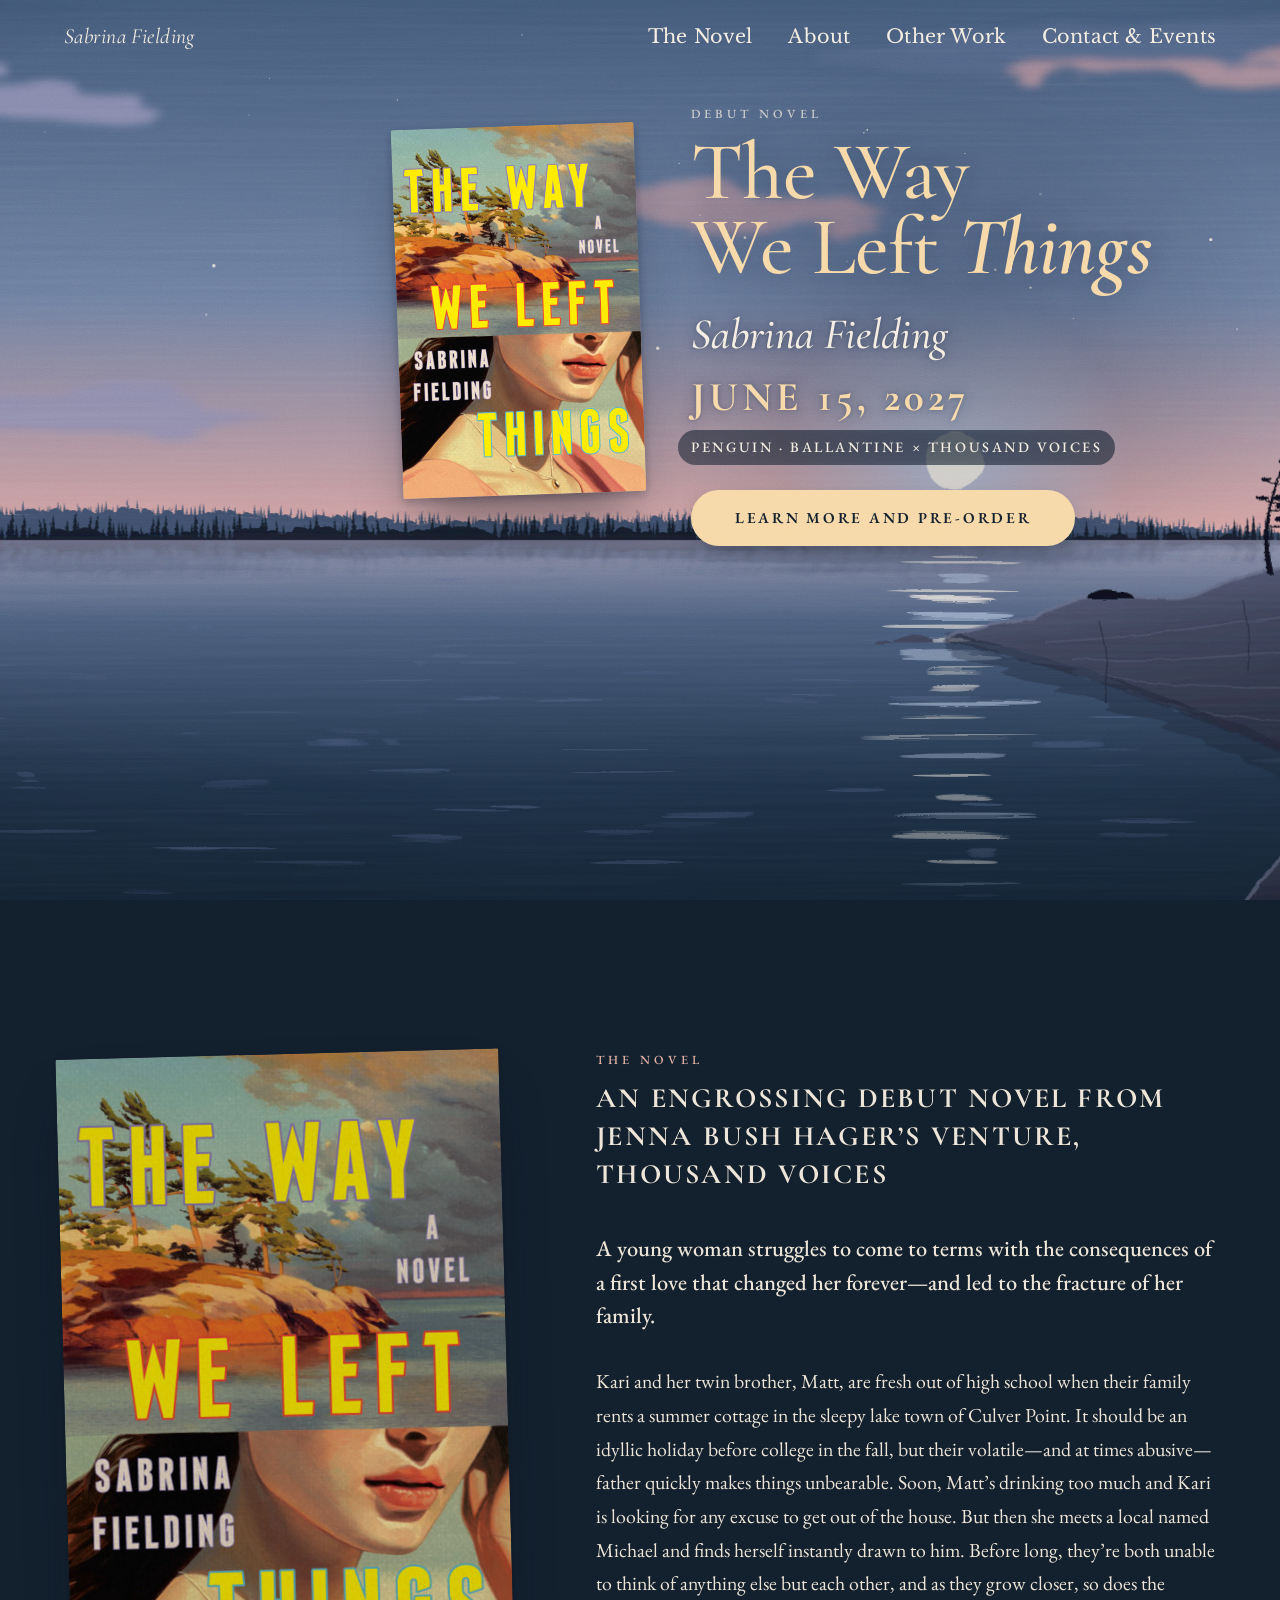
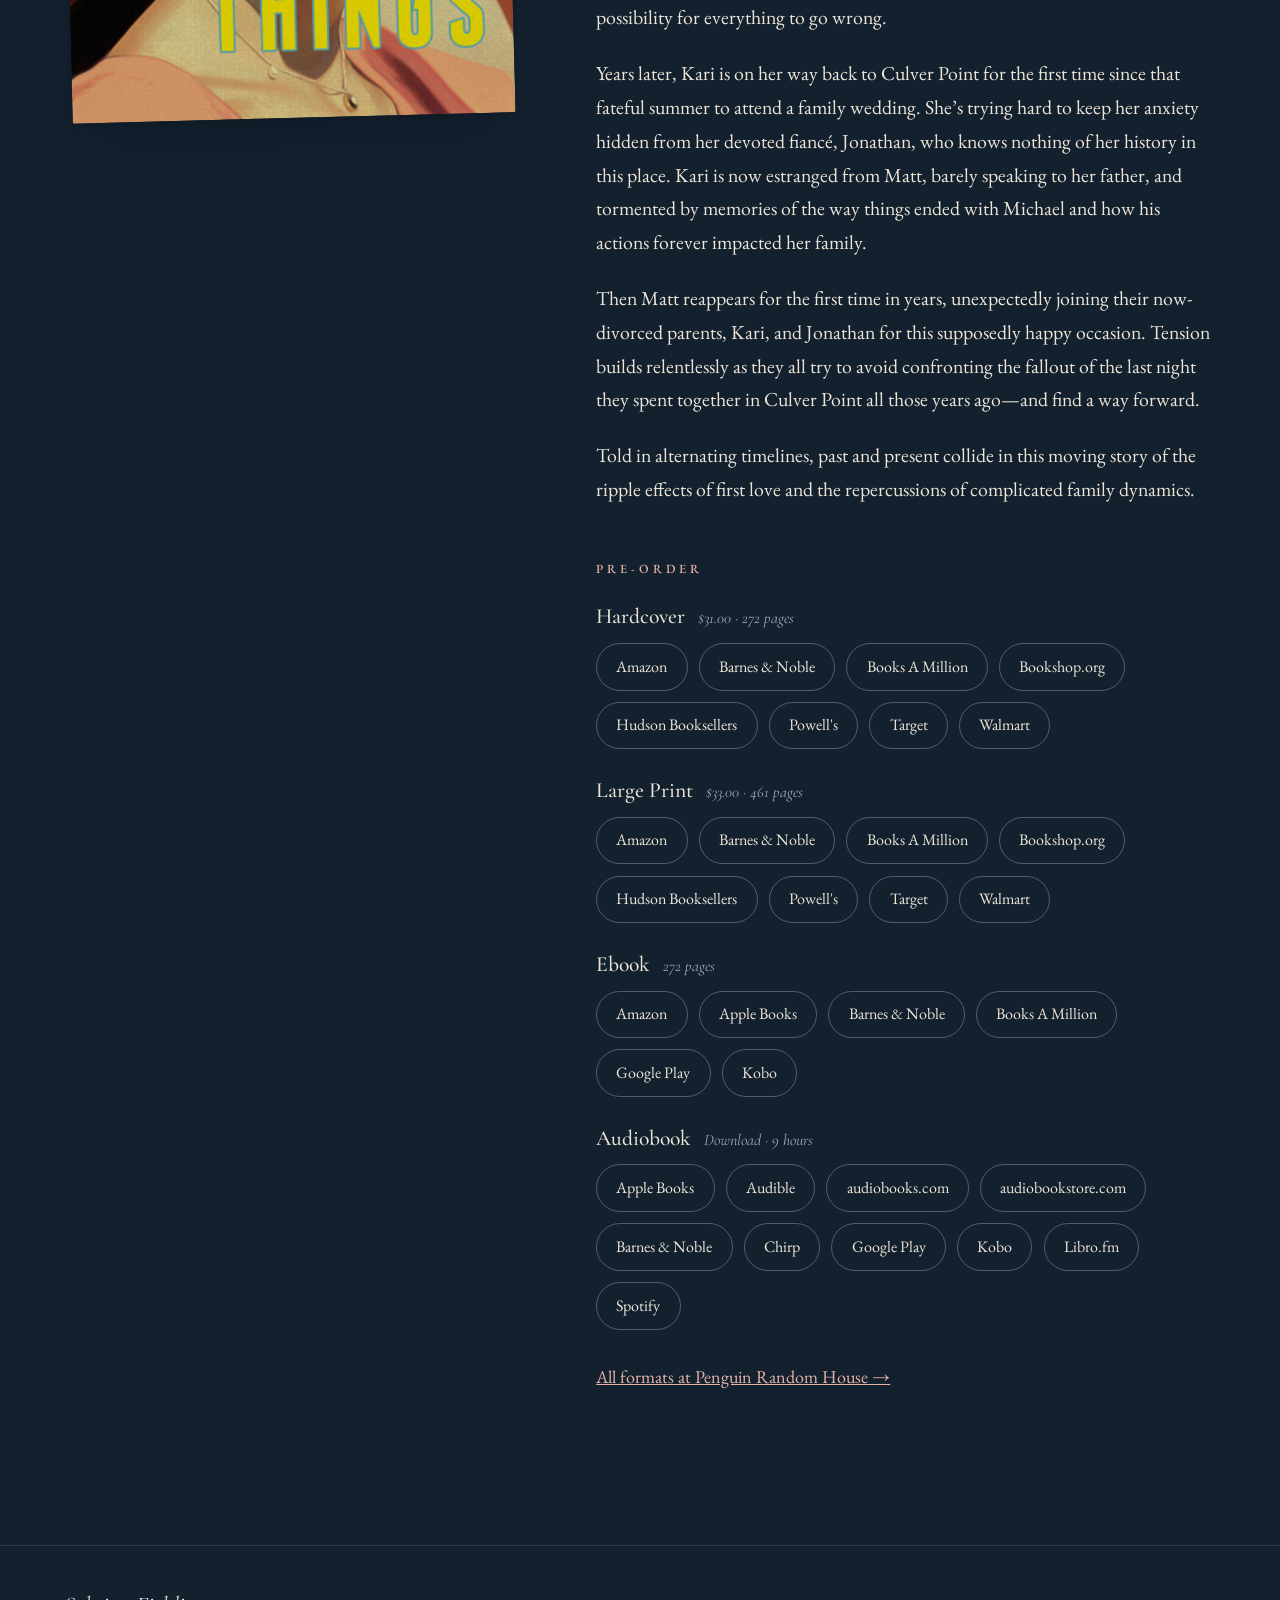
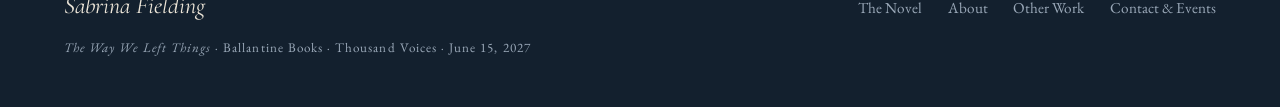
<file: index.html>
<!doctype html>
<html lang="en">
<head>
  <meta charset="utf-8">
  <meta name="viewport" content="width=device-width, initial-scale=1, viewport-fit=cover">
  <title>Sabrina Fielding — The Way We Left Things</title>
  <meta name="description" content="The Way We Left Things, the debut novel by Sabrina Fielding. A summer at Culver Point, and the return eight years later. June 15, 2027.">
  <script>(function(){var q=new URLSearchParams(location.search).get("time"),h=new Date().getHours();document.documentElement.dataset.time=q==="day"||q==="night"?q:h>=7&&h<19?"day":"night"})()</script>
  <link rel="preconnect" href="https://fonts.googleapis.com">
  <link rel="preconnect" href="https://fonts.gstatic.com" crossorigin>
  <link href="https://fonts.googleapis.com/css2?family=Cormorant+Garamond:ital,wght@0,300;0,400;0,500;0,600;0,700;1,300;1,400;1,500;1,600&family=EB+Garamond:ital,wght@0,400;0,500;1,400&family=Libre+Baskerville:wght@400&display=swap" rel="stylesheet">
  <link rel="stylesheet" href="styles.css?v=18">
</head>
<body>

  <header class="nav">
    <a class="nav__name" href="index.html">Sabrina Fielding</a>
    <button class="nav__toggle" type="button" aria-expanded="false" aria-controls="site-menu" aria-label="Open menu">
      <span></span><span></span><span></span>
    </button>
    <nav class="nav__links" id="site-menu" aria-label="Primary">
      <a href="#novel">The Novel</a>
      <a href="about.html">About</a>
      <a href="work.html">Other Work</a>
      <a href="contact.html">Contact &amp; Events</a>
    </nav>
  </header>

  <main>
    <section class="hero" aria-labelledby="title">
      <div data-scene="hero" aria-hidden="true"></div>
      <div class="vignette" aria-hidden="true"></div>

      <a class="hero__cover" href="#novel" aria-label="About the novel">
        <img src="images/cover.jpg" alt="The Way We Left Things by Sabrina Fielding, book cover" width="461" height="700">
      </a>

      <div class="hero__text haze">
        <p class="eyebrow">Debut Novel</p>
        <h1 id="title" class="hero__title">The Way<br>We Left <em>Things</em></h1>
        <p class="hero__author">Sabrina Fielding</p>
        <p class="hero__date">June 15, 2027</p>
        <p class="hero__meta">Penguin &middot; Ballantine &times; Thousand Voices</p>
        <a class="btn btn--primary" href="#novel">Learn more and pre&#8209;order</a>
      </div>
    </section>

    <section class="novel" id="novel" aria-labelledby="novel-title">
      <figure class="cover">
        <img class="cover__art cover__img" src="images/cover.jpg" alt="The Way We Left Things by Sabrina Fielding, book cover" width="461" height="700">
      </figure>

      <div>
        <p class="eyebrow">The Novel</p>
        <h2 id="novel-title" class="novel__title novel__title--tagline">An engrossing debut novel from Jenna Bush Hager’s venture, Thousand Voices</h2>

        <div class="synopsis">
          <p class="synopsis__lead"><strong>A young woman struggles to come to terms with the consequences of a first love that changed her forever—and led to the fracture of her family.</strong></p>
          <p>
            Kari and her twin brother, Matt, are fresh out of high school when their family rents a summer
            cottage in the sleepy lake town of Culver Point. It should be an idyllic holiday before college
            in the fall, but their volatile—and at times abusive—father quickly makes things unbearable.
            Soon, Matt’s drinking too much and Kari is looking for any excuse to get out of the house. But
            then she meets a local named Michael and finds herself instantly drawn to him. Before long,
            they’re both unable to think of anything else but each other, and as they grow closer, so does
            the possibility for everything to go wrong.
          </p>
          <p>
            Years later, Kari is on her way back to Culver Point for the first time since that fateful summer
            to attend a family wedding. She’s trying hard to keep her anxiety hidden from her devoted fiancé,
            Jonathan, who knows nothing of her history in this place. Kari is now estranged from Matt, barely
            speaking to her father, and tormented by memories of the way things ended with Michael and how
            his actions forever impacted her family.
          </p>
          <p>
            Then Matt reappears for the first time in years, unexpectedly joining their now-divorced parents,
            Kari, and Jonathan for this supposedly happy occasion. Tension builds relentlessly as they all try
            to avoid confronting the fallout of the last night they spent together in Culver Point all those
            years ago—and find a way forward.
          </p>
          <p>
            Told in alternating timelines, past and present collide in this moving story of the ripple effects
            of first love and the repercussions of complicated family dynamics.
          </p>
        </div>

        <div class="preorder" id="preorder">
          <p class="eyebrow">Pre-order</p>
          <div class="preorder__format">
            <h3 class="preorder__type">Hardcover <span class="preorder__meta">$31.00 &middot; 272 pages</span></h3>
            <ul class="pill-list">
              <li><a href="https://www.amazon.com/gp/product/B0H16PSQ4Y?tag=randohouseinc7986-20" target="_blank" rel="noopener">Amazon</a></li>
              <li><a href="https://barnesandnoble.sjv.io/c/128773/1894547/22009?subId1=PRHEFFDF5A7F1&amp;u=https%3A%2F%2Fwww.barnesandnoble.com%2Fw%2F%3Fean%3D9798217301867" target="_blank" rel="noopener">Barnes &amp; Noble</a></li>
              <li><a href="https://www.tkqlhce.com/click-8373827-10747236?SID=PRHEFFDF5A7F1--9798217301867&amp;url=https://www.booksamillion.com/p/9798217301867" target="_blank" rel="noopener">Books A Million</a></li>
              <li><a href="https://bookshop.org/a/2186/9798217301867?prhc=PRHEFFDF5A7F1" target="_blank" rel="noopener">Bookshop.org</a></li>
              <li><a href="https://www.hudsonbooksellers.com/book/9798217301867?utm_source=prh&amp;utm_medium=affiliate&amp;utm_term=301&amp;utm_content=PRHEFFDF5A7F1--9798217301867&amp;utm_campaign=9798217301867" target="_blank" rel="noopener">Hudson Booksellers</a></li>
              <li><a href="https://www.powells.com/book/-9798217301867?utm_source=randomhouse&amp;utm_campaign=randomhouse&amp;utm_content=PRHEFFDF5A7F1--9798217301867" target="_blank" rel="noopener">Powell&#x27;s</a></li>
              <li><a href="https://goto.target.com/c/128773/81938/2092?subId1=PRHEFFDF5A7F1--9798217301867&amp;u=https%3A%2F%2Fwww.target.com%2Fs%3FsearchTerm%3D9798217301867" target="_blank" rel="noopener">Target</a></li>
              <li><a href="https://goto.walmart.com/c/128773/565706/9383?subId1=PRHEFFDF5A7F1&amp;veh=aff&amp;sourceid=imp_000011112222333344&amp;u=https%3A%2F%2Fwww.walmart.com%2Fsearch%3Fquery%3D9798217301867" target="_blank" rel="noopener">Walmart</a></li>
            </ul>
          </div>
          <div class="preorder__format">
            <h3 class="preorder__type">Large Print <span class="preorder__meta">$33.00 &middot; 461 pages</span></h3>
            <ul class="pill-list">
              <li><a href="https://www.amazon.com/gp/product/B0H1PPYRQ1?tag=randohouseinc7986-20" target="_blank" rel="noopener">Amazon</a></li>
              <li><a href="https://barnesandnoble.sjv.io/c/128773/1894547/22009?subId1=PRHEFFDF5A7F1&amp;u=https%3A%2F%2Fwww.barnesandnoble.com%2Fw%2F%3Fean%3D9798217515097" target="_blank" rel="noopener">Barnes &amp; Noble</a></li>
              <li><a href="https://www.tkqlhce.com/click-8373827-10747236?SID=PRHEFFDF5A7F1--9798217515097&amp;url=https://www.booksamillion.com/p/9798217515097" target="_blank" rel="noopener">Books A Million</a></li>
              <li><a href="https://bookshop.org/a/2186/9798217515097?prhc=PRHEFFDF5A7F1" target="_blank" rel="noopener">Bookshop.org</a></li>
              <li><a href="https://www.hudsonbooksellers.com/book/9798217515097?utm_source=prh&amp;utm_medium=affiliate&amp;utm_term=301&amp;utm_content=PRHEFFDF5A7F1--9798217515097&amp;utm_campaign=9798217515097" target="_blank" rel="noopener">Hudson Booksellers</a></li>
              <li><a href="https://www.powells.com/book/-9798217515097?utm_source=randomhouse&amp;utm_campaign=randomhouse&amp;utm_content=PRHEFFDF5A7F1--9798217515097" target="_blank" rel="noopener">Powell&#x27;s</a></li>
              <li><a href="https://goto.target.com/c/128773/81938/2092?subId1=PRHEFFDF5A7F1--9798217515097&amp;u=https%3A%2F%2Fwww.target.com%2Fs%3FsearchTerm%3D9798217515097" target="_blank" rel="noopener">Target</a></li>
              <li><a href="https://goto.walmart.com/c/128773/565706/9383?subId1=PRHEFFDF5A7F1&amp;veh=aff&amp;sourceid=imp_000011112222333344&amp;u=https%3A%2F%2Fwww.walmart.com%2Fsearch%3Fquery%3D9798217515097" target="_blank" rel="noopener">Walmart</a></li>
            </ul>
          </div>
          <div class="preorder__format">
            <h3 class="preorder__type">Ebook <span class="preorder__meta">272 pages</span></h3>
            <ul class="pill-list">
              <li><a href="https://www.amazon.com/gp/product/B0H176J397?tag=randohouseinc7986-20" target="_blank" rel="noopener">Amazon</a></li>
              <li><a href="https://goto.applebooks.apple/9798217301874?at=11l3IH&amp;ct=PRHEFFDF5A7F1--9798217301874" target="_blank" rel="noopener">Apple Books</a></li>
              <li><a href="https://barnesandnoble.sjv.io/c/128773/1894547/22009?subId1=PRHEFFDF5A7F1&amp;u=https%3A%2F%2Fwww.barnesandnoble.com%2Fw%2F%3Fean%3D9798217301874" target="_blank" rel="noopener">Barnes &amp; Noble</a></li>
              <li><a href="https://www.tkqlhce.com/click-8373827-10747236?SID=PRHEFFDF5A7F1--9798217301874&amp;url=https://www.booksamillion.com/p/9798217301874" target="_blank" rel="noopener">Books A Million</a></li>
              <li><a href="https://play.google.com/store/books/details?id=ISBN_9798217301874&amp;PAffiliateID=1011ld4r&amp;PCamRefID=PRHEFFDF5A7F1" target="_blank" rel="noopener">Google Play</a></li>
              <li><a href="https://click.linksynergy.com/link?id=VD9*lkiWNd8&amp;offerid=258185.12829781935712206&amp;type=2&amp;u1=PRHEFFDF5A7F1--9798217301874&amp;murl=https%3A%2F%2Fwww.kobo.com%2Fsearch%3Fquery%3D9798217301874" target="_blank" rel="noopener">Kobo</a></li>
            </ul>
          </div>
          <div class="preorder__format">
            <h3 class="preorder__type">Audiobook <span class="preorder__meta">Download &middot; 9 hours</span></h3>
            <ul class="pill-list">
              <li><a href="https://goto.applebooks.apple/9798217418312?at=11l3IH&amp;ct=PRHEFFDF5A7F1--9798217418312" target="_blank" rel="noopener">Apple Books</a></li>
              <li><a href="https://www.amazon.com/gp/product/B0H3SRMQZP?tag=randohouseinc7986-20" target="_blank" rel="noopener">Audible</a></li>
              <li><a href="https://www.anrdoezrs.net/click-8373827-11099382?SID=PRHEFFDF5A7F1--9798217418312&amp;url=https://www.audiobooks.com/audiobook/9798217418312" target="_blank" rel="noopener">audiobooks.com</a></li>
              <li><a href="https://audiobookstore.com/isbn/9798217418312?ref=PRHEFFDF5A7F1" target="_blank" rel="noopener">audiobookstore.com</a></li>
              <li><a href="https://barnesandnoble.sjv.io/c/128773/1894547/22009?subId1=PRHEFFDF5A7F1&amp;u=https%3A%2F%2Fwww.barnesandnoble.com%2Fw%2F%3Fean%3D2940201694838" target="_blank" rel="noopener">Barnes &amp; Noble</a></li>
              <li><a href="https://www.tkqlhce.com/click-8373827-15034133?sid=PRHEFFDF5A7F1&amp;url=https%3A%2F%2Fwww.chirpbooks.com%2Fisbn%2F9798217418312" target="_blank" rel="noopener">Chirp</a></li>
              <li><a href="https://play.google.com/store/audiobooks/details?id=ISBN_9798217418312&amp;PAffiliateID=1011ld4r&amp;PCamRefID=PRHEFFDF5A7F1" target="_blank" rel="noopener">Google Play</a></li>
              <li><a href="https://click.linksynergy.com/link?id=VD9*lkiWNd8&amp;offerid=258185.12829781935712206&amp;type=2&amp;u1=PRHEFFDF5A7F1--9798217418312&amp;murl=https%3A%2F%2Fwww.kobo.com%2Fsearch%3Fquery%3D9798217418312" target="_blank" rel="noopener">Kobo</a></li>
              <li><a href="https://libro.fm/audiobooks/9798217418312?prhc=PRHEFFDF5A7F1" target="_blank" rel="noopener">Libro.fm</a></li>
              <li><a href="https://open.spotify.com/show/1GRhzVZobHnCjaliSwHaKt" target="_blank" rel="noopener">Spotify</a></li>
            </ul>
          </div>
          <p class="preorder__all"><a href="https://www.penguinrandomhouse.com/books/824243/the-way-we-left-things-by-sabrina-fielding/" target="_blank" rel="noopener">All formats at Penguin Random House &rarr;</a></p>
        </div>
      </div>
    </section>
  </main>

  <footer class="footer">
    <p class="footer__name">Sabrina Fielding</p>
    <nav class="footer__links" aria-label="Footer">
      <a href="#novel">The Novel</a>
      <a href="about.html">About</a>
      <a href="work.html">Other Work</a>
      <a href="contact.html">Contact &amp; Events</a>
    </nav>
    <p class="footer__small"><em>The Way We Left Things</em> &middot; Ballantine Books &middot; Thousand Voices &middot; June 15, 2027</p>
  </footer>

  <script src="site.js?v=18"></script>
</body>
</html>
</file>
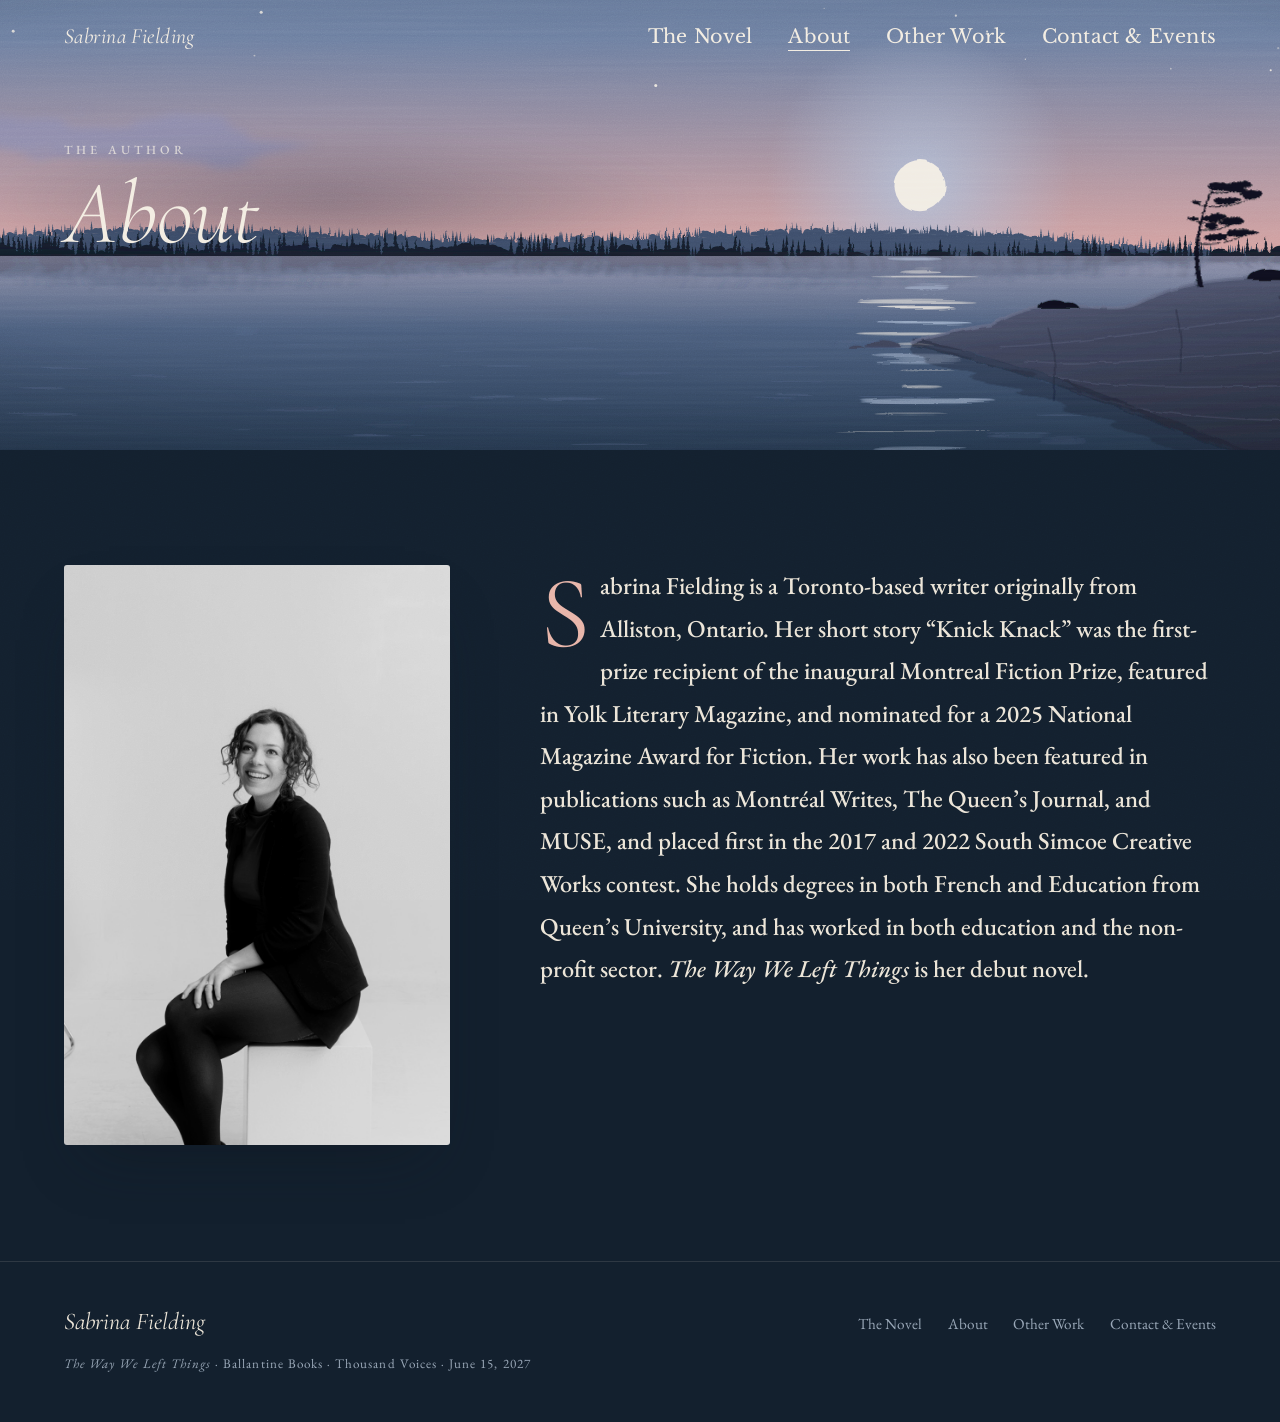
<file: about.html>
<!doctype html>
<html lang="en">
<head>
  <meta charset="utf-8">
  <meta name="viewport" content="width=device-width, initial-scale=1, viewport-fit=cover">
  <title>About — Sabrina Fielding</title>
  <meta name="description" content="Sabrina Fielding is a Toronto-based writer from Alliston, Ontario, and the author of The Way We Left Things.">
  <script>(function(){var q=new URLSearchParams(location.search).get("time"),h=new Date().getHours();document.documentElement.dataset.time=q==="day"||q==="night"?q:h>=7&&h<19?"day":"night"})()</script>
  <link rel="preconnect" href="https://fonts.googleapis.com">
  <link rel="preconnect" href="https://fonts.gstatic.com" crossorigin>
  <link href="https://fonts.googleapis.com/css2?family=Cormorant+Garamond:ital,wght@0,300;0,400;0,500;1,300;1,400;1,500&family=EB+Garamond:ital,wght@0,400;0,500;1,400&family=Libre+Baskerville:wght@400&display=swap" rel="stylesheet">
  <link rel="stylesheet" href="styles.css?v=18">
</head>
<body>

  <header class="nav">
    <a class="nav__name" href="index.html">Sabrina Fielding</a>
    <button class="nav__toggle" type="button" aria-expanded="false" aria-controls="site-menu" aria-label="Open menu">
      <span></span><span></span><span></span>
    </button>
    <nav class="nav__links" id="site-menu" aria-label="Primary">
      <a href="index.html#novel">The Novel</a>
      <a href="about.html" aria-current="page">About</a>
      <a href="work.html">Other Work</a>
      <a href="contact.html">Contact &amp; Events</a>
    </nav>
  </header>

  <main>
    <section class="band" aria-labelledby="page-title">
      <div data-scene="band" aria-hidden="true"></div>
      <div class="vignette" aria-hidden="true"></div>
      <div class="band__text haze">
        <p class="eyebrow">The Author</p>
        <h1 id="page-title" class="band__title"><em>About</em></h1>
      </div>
    </section>

    <div class="page about">
      <figure class="portrait">
        <img class="portrait__img" src="images/portrait.jpg" alt="Sabrina Fielding, seated and smiling, in a black and white portrait" width="899" height="1350">
      </figure>

      <div>
        <div class="prose">
          <p>
            Sabrina Fielding is a Toronto-based writer originally from Alliston, Ontario. Her short
            story “Knick Knack” was the first-prize recipient of the inaugural Montreal Fiction Prize, featured
            in Yolk Literary Magazine, and nominated for a 2025 National Magazine Award for Fiction.
            Her work has also been featured in publications such as Montréal Writes, The Queen’s
            Journal, and MUSE, and placed first in the 2017 and 2022 South Simcoe Creative Works
            contest. She holds degrees in both French and Education from Queen’s University, and has
            worked in both education and the non-profit sector. <em>The Way We Left Things</em> is
            her debut novel.
          </p>
        </div>
      </div>
    </div>
  </main>

  <footer class="footer">
    <p class="footer__name">Sabrina Fielding</p>
    <nav class="footer__links" aria-label="Footer">
      <a href="index.html#novel">The Novel</a>
      <a href="about.html">About</a>
      <a href="work.html">Other Work</a>
      <a href="contact.html">Contact &amp; Events</a>
    </nav>
    <p class="footer__small"><em>The Way We Left Things</em> &middot; Ballantine Books &middot; Thousand Voices &middot; June 15, 2027</p>
  </footer>

  <script src="site.js?v=18"></script>
</body>
</html>
</file>
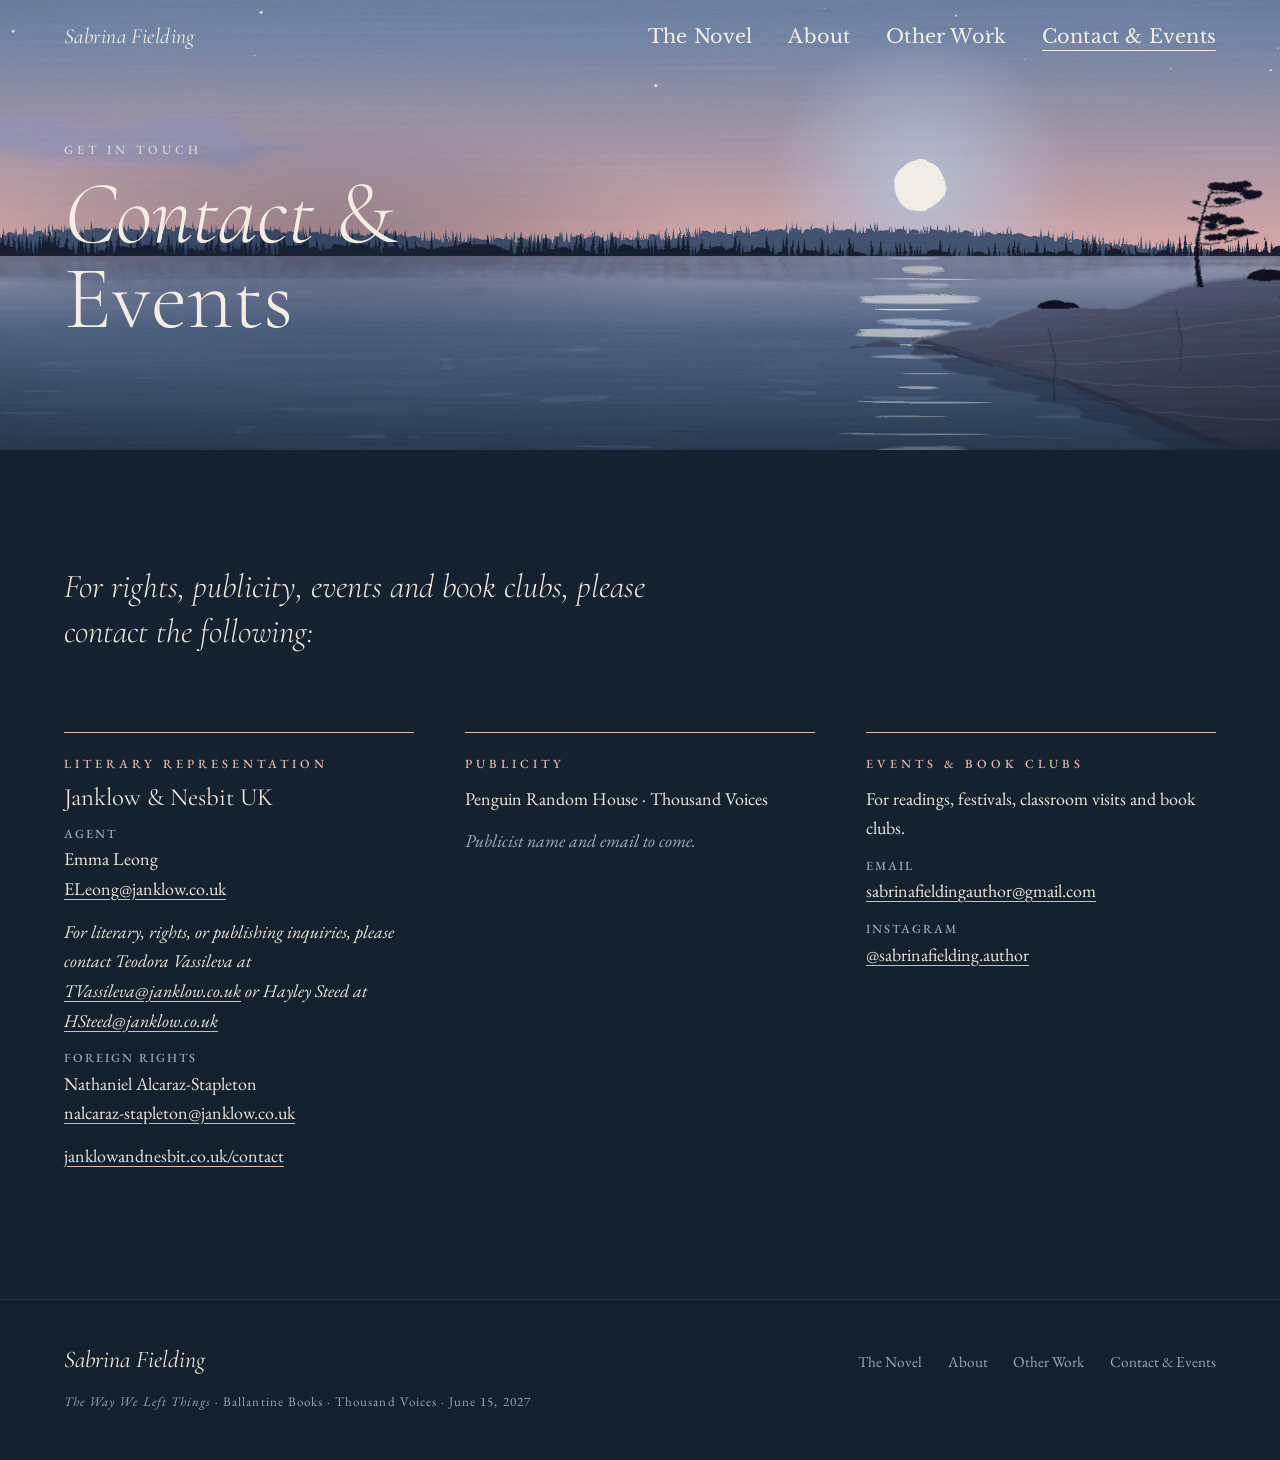
<file: contact.html>
<!doctype html>
<html lang="en">
<head>
  <meta charset="utf-8">
  <meta name="viewport" content="width=device-width, initial-scale=1, viewport-fit=cover">
  <title>Contact &amp; Events — Sabrina Fielding</title>
  <meta name="description" content="Contact Sabrina Fielding: literary representation, publicity, and events.">
  <script>(function(){var q=new URLSearchParams(location.search).get("time"),h=new Date().getHours();document.documentElement.dataset.time=q==="day"||q==="night"?q:h>=7&&h<19?"day":"night"})()</script>
  <link rel="preconnect" href="https://fonts.googleapis.com">
  <link rel="preconnect" href="https://fonts.gstatic.com" crossorigin>
  <link href="https://fonts.googleapis.com/css2?family=Cormorant+Garamond:ital,wght@0,300;0,400;0,500;1,300;1,400;1,500&family=EB+Garamond:ital,wght@0,400;0,500;1,400&family=Libre+Baskerville:wght@400&display=swap" rel="stylesheet">
  <link rel="stylesheet" href="styles.css?v=18">
</head>
<body>

  <header class="nav">
    <a class="nav__name" href="index.html">Sabrina Fielding</a>
    <button class="nav__toggle" type="button" aria-expanded="false" aria-controls="site-menu" aria-label="Open menu">
      <span></span><span></span><span></span>
    </button>
    <nav class="nav__links" id="site-menu" aria-label="Primary">
      <a href="index.html#novel">The Novel</a>
      <a href="about.html">About</a>
      <a href="work.html">Other Work</a>
      <a href="contact.html" aria-current="page">Contact &amp; Events</a>
    </nav>
  </header>

  <main>
    <section class="band" aria-labelledby="page-title">
      <div data-scene="band" aria-hidden="true"></div>
      <div class="vignette" aria-hidden="true"></div>
      <div class="band__text haze">
        <p class="eyebrow">Get in Touch</p>
        <h1 id="page-title" class="band__title"><em>Contact</em> &amp; Events</h1>
      </div>
    </section>

    <div class="page">
      <p class="lede">For rights, publicity, events and book clubs, please contact the following:</p>

      <div class="contacts">
        <section class="contact">
          <p class="eyebrow">Literary Representation</p>
          <h2 class="contact__agency">Janklow &amp; Nesbit UK</h2>
          <p><span class="contact__role">Agent</span>Emma Leong<br><a href="mailto:ELeong@janklow.co.uk">ELeong@janklow.co.uk</a></p>
          <p><em>For literary, rights, or publishing inquiries, please contact Teodora Vassileva at <a href="mailto:TVassileva@janklow.co.uk">TVassileva@janklow.co.uk</a> or Hayley Steed at <a href="mailto:HSteed@janklow.co.uk">HSteed@janklow.co.uk</a></em></p>
          <p><span class="contact__role">Foreign rights</span>Nathaniel Alcaraz-Stapleton<br><a href="mailto:nalcaraz-stapleton@janklow.co.uk">nalcaraz-stapleton@janklow.co.uk</a></p>
          <p><a href="https://janklowandnesbit.co.uk/contact">janklowandnesbit.co.uk/contact</a></p>
        </section>

        <section class="contact">
          <p class="eyebrow">Publicity</p>
          <p>Penguin Random House &middot; Thousand Voices</p>
          <p class="todo">Publicist name and email to come.</p>
        </section>

        <section class="contact">
          <p class="eyebrow">Events &amp; Book Clubs</p>
          <p>For readings, festivals, classroom visits and book clubs.</p>
          <p><span class="contact__role">Email</span><a href="mailto:sabrinafieldingauthor@gmail.com">sabrinafieldingauthor@gmail.com</a></p>
          <p><span class="contact__role">Instagram</span><a href="https://www.instagram.com/sabrinafielding.author/" target="_blank" rel="noopener">@sabrinafielding.author</a></p>
        </section>
      </div>
    </div>
  </main>

  <footer class="footer">
    <p class="footer__name">Sabrina Fielding</p>
    <nav class="footer__links" aria-label="Footer">
      <a href="index.html#novel">The Novel</a>
      <a href="about.html">About</a>
      <a href="work.html">Other Work</a>
      <a href="contact.html">Contact &amp; Events</a>
    </nav>
    <p class="footer__small"><em>The Way We Left Things</em> &middot; Ballantine Books &middot; Thousand Voices &middot; June 15, 2027</p>
  </footer>

  <script src="site.js?v=18"></script>
</body>
</html>
</file>
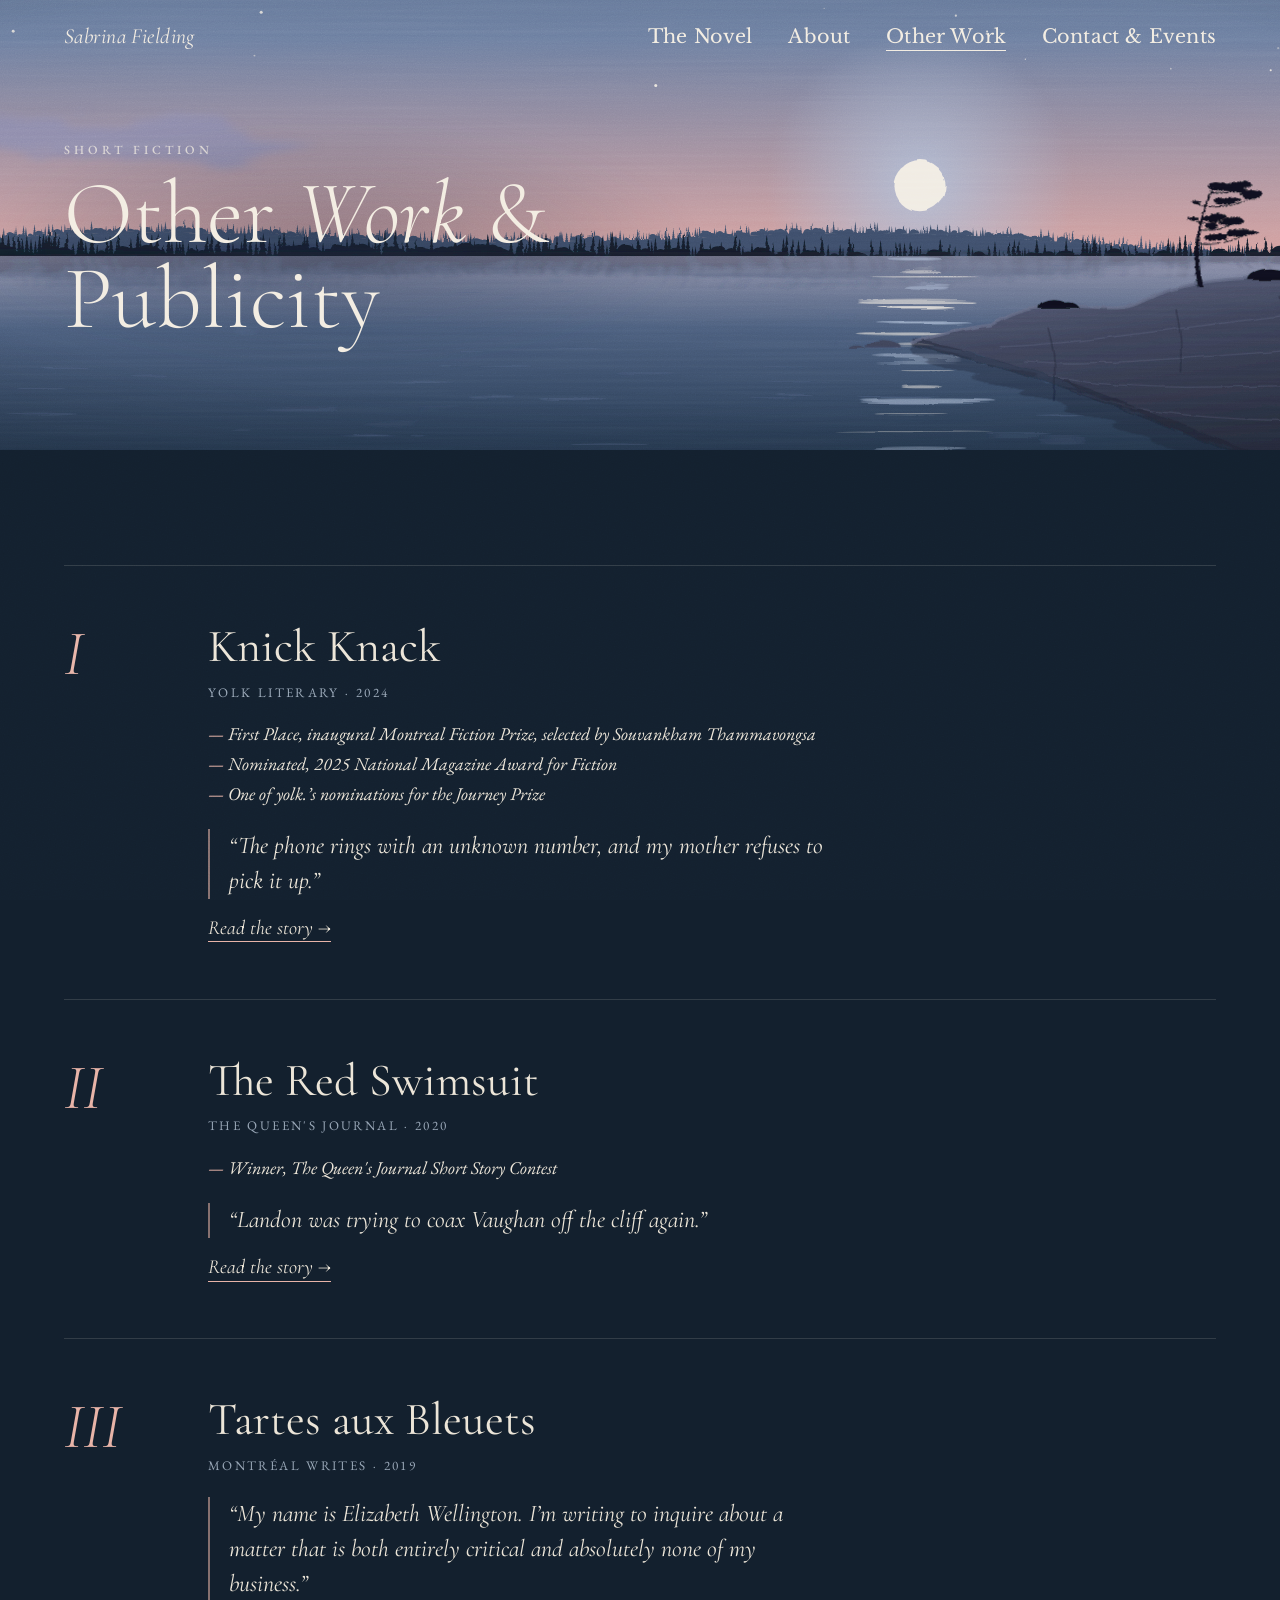
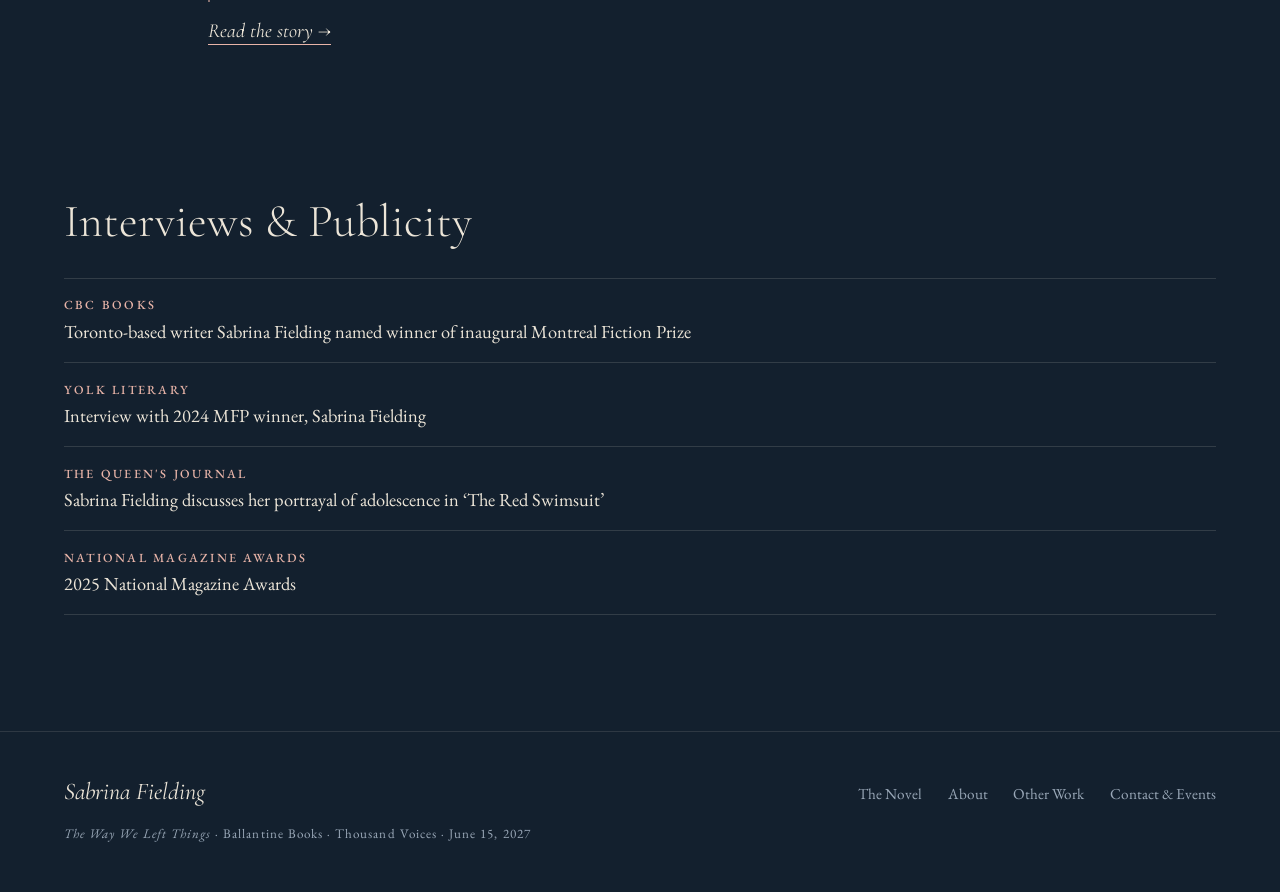
<file: work.html>
<!doctype html>
<html lang="en">
<head>
  <meta charset="utf-8">
  <meta name="viewport" content="width=device-width, initial-scale=1, viewport-fit=cover">
  <title>Other Work &amp; Publicity — Sabrina Fielding</title>
  <meta name="description" content="Short fiction by Sabrina Fielding, including the Montreal Fiction Prize–winning story “Knick Knack,” plus interviews and publicity.">
  <script>(function(){var q=new URLSearchParams(location.search).get("time"),h=new Date().getHours();document.documentElement.dataset.time=q==="day"||q==="night"?q:h>=7&&h<19?"day":"night"})()</script>
  <link rel="preconnect" href="https://fonts.googleapis.com">
  <link rel="preconnect" href="https://fonts.gstatic.com" crossorigin>
  <link href="https://fonts.googleapis.com/css2?family=Cormorant+Garamond:ital,wght@0,300;0,400;0,500;1,300;1,400;1,500&family=EB+Garamond:ital,wght@0,400;0,500;1,400&family=Libre+Baskerville:wght@400&display=swap" rel="stylesheet">
  <link rel="stylesheet" href="styles.css?v=18">
</head>
<body>

  <header class="nav">
    <a class="nav__name" href="index.html">Sabrina Fielding</a>
    <button class="nav__toggle" type="button" aria-expanded="false" aria-controls="site-menu" aria-label="Open menu">
      <span></span><span></span><span></span>
    </button>
    <nav class="nav__links" id="site-menu" aria-label="Primary">
      <a href="index.html#novel">The Novel</a>
      <a href="about.html">About</a>
      <a href="work.html" aria-current="page">Other Work</a>
      <a href="contact.html">Contact &amp; Events</a>
    </nav>
  </header>

  <main>
    <section class="band" aria-labelledby="page-title">
      <div data-scene="band" aria-hidden="true"></div>
      <div class="vignette" aria-hidden="true"></div>
      <div class="band__text haze">
        <p class="eyebrow">Short Fiction</p>
        <h1 id="page-title" class="band__title">Other <em>Work</em> &amp; Publicity</h1>
      </div>
    </section>

    <div class="page">
      <ol class="works">
        <li class="work">
          <div>
            <h2 class="work__title">Knick Knack</h2>
            <p class="work__venue">Yolk Literary &middot; 2024</p>
            <ul class="work__honours">
              <li>First Place, inaugural Montreal Fiction Prize, selected by Souvankham Thammavongsa</li>
              <li>Nominated, 2025 National Magazine Award for Fiction</li>
              <li>One of yolk.&rsquo;s nominations for the Journey Prize</li>
            </ul>
            <blockquote class="work__opening">
              <p>The phone rings with an unknown number, and my mother refuses to pick it up.</p>
            </blockquote>
            <a class="work__link" href="https://www.yolkliterary.ca/articles/2024-mfp-knick-knack" target="_blank" rel="noopener">Read the story <span>&rarr;</span></a>
          </div>
        </li>

        <li class="work">
          <div>
            <h2 class="work__title">The Red Swimsuit</h2>
            <p class="work__venue">The Queen's Journal &middot; 2020</p>
            <ul class="work__honours">
              <li>Winner, The Queen's Journal Short Story Contest</li>
            </ul>
            <blockquote class="work__opening">
              <p>Landon was trying to coax Vaughan off the cliff again.</p>
            </blockquote>
            <a class="work__link" href="https://www.queensjournal.ca/short-story-the-red-swimsuit/" target="_blank" rel="noopener">Read the story <span>&rarr;</span></a>
          </div>
        </li>

        <li class="work">
          <div>
            <h2 class="work__title">Tartes aux Bleuets</h2>
            <p class="work__venue">Montr&eacute;al Writes &middot; 2019</p>
            <blockquote class="work__opening">
              <p>My name is Elizabeth Wellington. I&rsquo;m writing to inquire about a matter that is both entirely critical and absolutely none of my business.</p>
            </blockquote>
            <a class="work__link" href="https://montrealwrites.wordpress.com/2019/02/28/tartes-aux-bluets-by-sabrina-fielding/" target="_blank" rel="noopener">Read the story <span>&rarr;</span></a>
          </div>
        </li>
      </ol>

      <section class="press" aria-labelledby="press-title">
        <h2 id="press-title" class="section-title">Interviews &amp; Publicity</h2>
        <ul class="press__list">
          <li><a href="https://www.cbc.ca/books/toronto-based-writer-sabrina-fielding-named-winner-of-inaugural-montreal-fiction-prize-1.7267860" target="_blank" rel="noopener"><span class="press__source">CBC Books</span> Toronto-based writer Sabrina Fielding named winner of inaugural Montreal Fiction Prize</a></li>
          <li><a href="https://www.yolkliterary.ca/articles/interview-with-2024-mfp-winner-sabrina-fielding" target="_blank" rel="noopener"><span class="press__source">Yolk Literary</span> Interview with 2024 MFP winner, Sabrina Fielding</a></li>
          <li><a href="https://www.queensjournal.ca/sabrina-fielding-discusses-her-portrayal-of-adolescence-in-the-red-swimsuit/" target="_blank" rel="noopener"><span class="press__source">The Queen's Journal</span> Sabrina Fielding discusses her portrayal of adolescence in &lsquo;The Red Swimsuit&rsquo;</a></li>
          <li><a href="https://magazine-awards.com/en/2025winners/" target="_blank" rel="noopener"><span class="press__source">National Magazine Awards</span> 2025 National Magazine Awards</a></li>
        </ul>
      </section>
    </div>
  </main>

  <footer class="footer">
    <p class="footer__name">Sabrina Fielding</p>
    <nav class="footer__links" aria-label="Footer">
      <a href="index.html#novel">The Novel</a>
      <a href="about.html">About</a>
      <a href="work.html">Other Work</a>
      <a href="contact.html">Contact &amp; Events</a>
    </nav>
    <p class="footer__small"><em>The Way We Left Things</em> &middot; Ballantine Books &middot; Thousand Voices &middot; June 15, 2027</p>
  </footer>

  <script src="site.js?v=18"></script>
</body>
</html>
</file>
<file: styles.css>
/* ---------- Palette (registered so day ↔ night can tween) ---------- */
@property --bg       { syntax: "<color>"; inherits: true; initial-value: #F3EDE2; }
@property --ink      { syntax: "<color>"; inherits: true; initial-value: #1F2A30; }
@property --soft     { syntax: "<color>"; inherits: true; initial-value: #5B6B70; }
@property --accent   { syntax: "<color>"; inherits: true; initial-value: #A8573A; }
@property --hero-ink { syntax: "<color>"; inherits: true; initial-value: #1F2A30; }
@property --scrim    { syntax: "<color>"; inherits: true; initial-value: rgba(246, 228, 198, .6); }

:root {
  --serif-display: "Cormorant Garamond", "Cormorant", Garamond, "Times New Roman", serif;
  --serif-body: "EB Garamond", Garamond, Georgia, serif;
  --ease: cubic-bezier(.65, 0, .35, 1);
  --shift: 2.4s;
  --gutter: clamp(1.25rem, 5vw, 4rem);
}

body {
  --bg: #F3EDE2;
  --ink: #1F2A30;
  --soft: #5B6B70;
  --accent: #A8573A;
  --hero-ink: #1F2A30;
  --title: #1D4A57;
  --scrim: rgba(246, 228, 198, .6);
  margin: 0;
  background: var(--bg);
  color: var(--ink);
  font: 400 1.125rem/1.65 var(--serif-body);
  transition: --bg var(--shift) var(--ease), --ink var(--shift) var(--ease),
              --soft var(--shift) var(--ease), --accent var(--shift) var(--ease),
              --hero-ink var(--shift) var(--ease), --scrim var(--shift) var(--ease);
  -webkit-font-smoothing: antialiased;
}

:root[data-time="night"] body {
  --bg: #13202E;
  --ink: #ECE5D8;
  --soft: #9AA8B8;
  --accent: #E8B4A8;
  --hero-ink: #F3EDE2;
  --title: #F7D9A8;
  --scrim: rgba(22, 36, 58, .32);
}

/* canvas grain over everything */
body::after {
  content: "";
  position: fixed;
  inset: 0;
  pointer-events: none;
  z-index: 50;
  opacity: .14;
  mix-blend-mode: overlay;
  background-image: url("data:image/svg+xml,%3Csvg xmlns='http://www.w3.org/2000/svg' width='220' height='220'%3E%3Cfilter id='g'%3E%3CfeTurbulence type='fractalNoise' baseFrequency='.85' numOctaves='3' stitchTiles='stitch'/%3E%3CfeColorMatrix type='saturate' values='0'/%3E%3C/filter%3E%3Crect width='100%25' height='100%25' filter='url(%23g)'/%3E%3C/svg%3E");
}

a { color: inherit; }
em { font-style: italic; }

.eyebrow {
  margin: 0 0 .9rem;
  font: 500 .78rem/1 var(--serif-body);
  letter-spacing: .32em;
  text-transform: uppercase;
  color: var(--accent);
}

.todo { color: var(--soft); font-style: italic; }

/* ---------- Nav ---------- */
.nav {
  position: fixed;
  top: 0; left: 0; right: 0;
  z-index: 40;
  display: flex;
  flex-wrap: wrap;
  justify-content: space-between;
  align-items: baseline;
  gap: .4rem 1.5rem;
  padding: calc(1.2rem + env(safe-area-inset-top, 0px)) var(--gutter) 1.1rem;
  color: var(--hero-ink);
  font-family: var(--serif-display);
  transition: background .6s, box-shadow .6s, color .6s;
}
.nav--solid {
  color: var(--ink);
  background: color-mix(in srgb, var(--bg) 86%, transparent);
  -webkit-backdrop-filter: blur(10px);
  backdrop-filter: blur(10px);
  box-shadow: 0 1px 0 color-mix(in srgb, var(--ink) 10%, transparent);
}
.nav a { text-decoration: none; }
.nav__name { font-size: 1.35rem; font-style: italic; letter-spacing: .02em; }
.nav__links {
  display: flex; flex-wrap: wrap; gap: .3rem clamp(1.1rem, 2.8vw, 2.4rem);
  font: 400 1.2rem/1.3 "Libre Baskerville", Baskerville, Georgia, serif;
  letter-spacing: .01em;
}
.nav__links a { position: relative; }
.nav__links a::after {
  content: ""; position: absolute; left: 0; right: 0; bottom: -2px; height: 1px;
  background: currentColor; transform: scaleX(0); transform-origin: left;
  transition: transform .5s var(--ease);
}
.nav__links a:hover::after, .nav__links a:focus-visible::after,
.nav__links a[aria-current="page"]::after { transform: scaleX(1); }

/* ---------- Painted scenes ---------- */
.scene {
  position: absolute;
  inset: 0;
  width: 100%;
  height: 100%;
  display: block;
  transition: opacity var(--shift) var(--ease);
}
.scene--entering { opacity: 0; }

[data-scene] {
  position: absolute;
  inset: 0;
  animation: develop 2.6s var(--ease) both;
}
@keyframes develop {
  from { opacity: 0; filter: blur(14px) saturate(.6); transform: scale(1.04); }
  to   { opacity: 1; filter: none; transform: none; }
}
@keyframes rise {
  from { opacity: 0; transform: translateY(18px); }
  to   { opacity: 1; transform: none; }
}

.vignette {
  position: absolute;
  inset: 0;
  pointer-events: none;
  background: radial-gradient(120% 90% at 50% 40%, transparent 55%, rgba(20, 25, 30, .28) 100%);
}

/* a soft haze of sky behind words that sit on the painting */
.haze { isolation: isolate; }
.haze::before {
  content: "";
  position: absolute;
  inset: -12% -16% -14% -18%;
  z-index: -1;
  background: radial-gradient(closest-side, var(--scrim), transparent);
  filter: blur(12px);
}

/* ---------- Hero ---------- */
.hero {
  position: relative;
  height: 100vh;
  height: 100svh;
  min-height: 620px;
  overflow: hidden;
  color: var(--hero-ink);
  background: #E9D8BD;
}
:root[data-time="night"] .hero, :root[data-time="night"] .band { background: #1C2B40; }

.hero__text {
  position: absolute;
  top: clamp(5.5rem, 12vh, 8rem);
  left: 54%;
  right: var(--gutter);
  max-width: 40rem;
  animation: rise 1.8s .9s var(--ease) both;
}
.hero .eyebrow { color: var(--hero-ink); opacity: .75; }

/* the book cover, standing to the left of the title */
.hero__cover {
  position: absolute;
  z-index: 2;
  top: clamp(6.5rem, 14vh, 9rem);
  right: calc(46% + clamp(2rem, 4vw, 4.5rem));
  width: clamp(170px, 19vw, 290px);
  animation: rise 1.8s .6s var(--ease) both;
}
.hero__cover img {
  display: block;
  width: 100%;
  height: auto;
  border-radius: 2px;
  transform: rotate(-2deg);
  box-shadow: 0 34px 60px -18px rgba(15, 25, 35, .55), 0 3px 8px rgba(15, 25, 35, .25);
  transition: transform .5s var(--ease);
}
.hero__cover:hover img, .hero__cover:focus-visible img { transform: translateY(-4px) rotate(-1deg); }

.hero__title {
  margin: 0;
  font: 500 clamp(3rem, 6.4vw, 6.8rem)/.92 var(--serif-display);
  letter-spacing: -.01em;
  color: var(--title);
  text-shadow: 0 0 24px var(--scrim);
}
.hero__title em { font-weight: 600; }

.hero__author {
  margin: 1.6rem 0 0;
  font: italic 500 clamp(2rem, 3.4vw, 3rem)/1.1 var(--serif-display);
  text-shadow: 0 0 14px var(--scrim), 0 0 4px var(--scrim);
}
.hero__date {
  margin: 1rem 0 0;
  font: 700 clamp(1.8rem, 3.2vw, 2.8rem)/1.1 var(--serif-display);
  letter-spacing: .1em;
  color: var(--title);
  text-transform: uppercase;
  text-shadow: 0 0 14px var(--scrim), 0 0 4px var(--scrim);
}
.hero__meta {
  display: inline-block;
  margin: .6rem 0 1.6rem;
  padding: .35rem .8rem;
  margin-left: -.8rem;
  border-radius: 999px;
  background: color-mix(in srgb, var(--bg) 55%, transparent);
  -webkit-backdrop-filter: blur(4px);
  backdrop-filter: blur(4px);
  font-size: .9rem;
  font-weight: 500;
  letter-spacing: .18em;
  text-transform: uppercase;
}
.hero__meta + .btn { display: table; }

.btn {
  display: inline-block;
  padding: .85rem 2.1rem;
  border: 1px solid currentColor;
  border-radius: 999px;
  font: 500 .82rem/1 var(--serif-body);
  letter-spacing: .24em;
  text-transform: uppercase;
  text-decoration: none;
  transition: background .4s, color .4s;
}
.btn:hover, .btn:focus-visible { background: var(--hero-ink); color: var(--bg); }
.btn--primary {
  padding: 1.15rem 2.6rem;
  border: 2px solid var(--title);
  background: var(--title);
  color: var(--bg);
  font-size: .95rem;
  font-weight: 600;
  letter-spacing: .18em;
  box-shadow: 0 10px 28px -10px rgba(15, 25, 35, .55);
  transition: background .4s, color .4s, transform .4s var(--ease), box-shadow .4s;
}
.btn--primary:hover, .btn--primary:focus-visible {
  background: var(--bg);
  color: var(--title);
  transform: translateY(-2px);
  box-shadow: 0 14px 32px -10px rgba(15, 25, 35, .6);
}

/* ---------- Inner-page band ---------- */
.band {
  position: relative;
  height: clamp(340px, 50vh, 540px);
  overflow: hidden;
  color: var(--hero-ink);
  background: #E9D8BD;
}
.band__text {
  position: absolute;
  left: var(--gutter);
  right: var(--gutter);
  top: clamp(6rem, 17vh, 9rem);
  max-width: 34rem;
  animation: rise 1.6s .6s var(--ease) both;
}
.band .eyebrow { color: var(--hero-ink); opacity: .75; }
.band__title {
  margin: 0;
  font: 300 clamp(3rem, 7vw, 6rem)/.95 var(--serif-display);
}

/* ---------- Shared page body ---------- */
.page {
  max-width: 72rem;
  margin: 0 auto;
  padding: clamp(4rem, 9vw, 7.5rem) var(--gutter);
}
.lede {
  max-width: 40rem;
  margin: 0 0 clamp(3rem, 6vw, 5rem);
  font: italic 300 clamp(1.5rem, 2.6vw, 2.1rem)/1.35 var(--serif-display);
}
.section-title {
  margin: 0 0 2rem;
  font: 300 clamp(2rem, 3.6vw, 3rem)/1.05 var(--serif-display);
}

/* ---------- Novel ---------- */
.novel {
  display: grid;
  grid-template-columns: minmax(0, 5fr) minmax(0, 7fr);
  gap: clamp(2.5rem, 7vw, 7rem);
  align-items: start;
  max-width: 76rem;
  margin: 0 auto;
  padding: clamp(5rem, 12vw, 10rem) var(--gutter);
}

.cover { margin: 0; position: sticky; top: 8rem; }
.cover__art {
  position: relative;
  aspect-ratio: 2 / 3;
  overflow: hidden;
  border-radius: 2px;
  transform: rotate(-1.5deg);
  box-shadow: 0 30px 60px -20px rgba(15, 25, 35, .45), 0 2px 6px rgba(15, 25, 35, .2);
  background: linear-gradient(#9FC0D4 0%, #E9D5B4 48%, #F0B78E 58%, #3F6D78 59%, #1E3A4A 100%);
  transition: filter var(--shift) var(--ease);
}
:root[data-time="night"] .cover__art { filter: hue-rotate(-25deg) brightness(.62) saturate(.8); }
.cover__img { display: block; width: 100%; height: auto; object-fit: cover; }
:root[data-time="night"] .cover__img { filter: brightness(.85); }
.cover__sun {
  position: absolute; left: 58%; top: 46%; width: 18%; aspect-ratio: 1;
  border-radius: 50%; background: #FFF1C9;
  box-shadow: 0 0 60px 30px rgba(250, 215, 150, .55);
}
.cover__water {
  position: absolute; inset: 59% 0 0;
  background: repeating-linear-gradient(transparent 0 7px, rgba(255, 240, 210, .12) 7px 8px);
}
.cover figcaption, .portrait figcaption {
  margin-top: 1.4rem;
  font: italic 400 1rem/1 var(--serif-display);
  color: var(--soft);
  text-align: center;
}

.novel__title {
  margin: 0 0 2.4rem;
  font: 300 clamp(2.4rem, 4.6vw, 4.2rem)/1.02 var(--serif-display);
}

.novel__title--tagline {
  font: 700 clamp(1.3rem, 2.2vw, 1.75rem)/1.35 var(--serif-display);
  letter-spacing: .08em;
  text-transform: uppercase;
}

.synopsis p { margin: 0 0 1.4rem; font-size: 1.24rem; line-height: 1.7; }
.synopsis .synopsis__lead { margin-bottom: 2rem; font-size: 1.4rem; line-height: 1.5; }
.synopsis strong { font-weight: 500; }

/* the book's two timelines, offset like two shorelines */
.timelines { display: grid; gap: 2rem; }
.timelines__part p { margin: 0; font-size: 1.24rem; line-height: 1.7; }
.timelines__part + .timelines__part { margin-left: clamp(1.5rem, 5vw, 4rem); }
.timelines .timelines__label {
  display: flex;
  align-items: center;
  gap: .9rem;
  margin-bottom: .6rem;
  font: italic 400 1.15rem/1 var(--serif-display);
  color: var(--accent);
}
.timelines__label::after {
  content: "";
  flex: 1;
  height: 1px;
  background: color-mix(in srgb, var(--accent) 45%, transparent);
}

.novel__note {
  margin: 2.4rem 0 0;
  padding-left: 1.2rem;
  border-left: 1px solid var(--accent);
  color: var(--soft);
  font-style: italic;
}

.preorder { margin-top: 3.5rem; }
.preorder__format { margin-top: 1.8rem; }
.preorder__type {
  margin: 0 0 .8rem;
  font: 500 1.35rem/1.2 var(--serif-display);
}
.preorder__meta {
  margin-left: .5rem;
  font: italic 400 1rem/1 var(--serif-display);
  color: var(--soft);
}
.preorder__all { margin: 2rem 0 0; }
.preorder__all a { color: var(--accent); }
.pill-list {
  display: flex;
  flex-wrap: wrap;
  gap: .7rem;
  margin: 0;
  padding: 0;
  list-style: none;
}
.pill-list a {
  display: block;
  padding: .6rem 1.2rem;
  border: 1px solid color-mix(in srgb, var(--ink) 30%, transparent);
  border-radius: 999px;
  text-decoration: none;
  font-size: 1rem;
  transition: border-color .4s, background .4s;
}
.pill-list a:hover, .pill-list a:focus-visible {
  border-color: var(--accent);
  background: color-mix(in srgb, var(--accent) 14%, transparent);
}

/* ---------- Other work ---------- */
.works { margin: 0; padding: 0; list-style: none; counter-reset: work; }
.work {
  counter-increment: work;
  display: grid;
  grid-template-columns: 6rem minmax(0, 1fr);
  gap: 0 clamp(1rem, 4vw, 3rem);
  padding: clamp(2.2rem, 5vw, 3.5rem) 0;
  border-top: 1px solid color-mix(in srgb, var(--ink) 14%, transparent);
}
.work::before {
  content: counter(work, upper-roman);
  font: italic 300 clamp(2.6rem, 5vw, 4rem)/1 var(--serif-display);
  color: var(--accent);
}
.work__title {
  margin: 0;
  font: 400 clamp(2rem, 3.6vw, 3rem)/1.05 var(--serif-display);
}
.work__venue {
  margin: .7rem 0 0;
  font-size: .82rem;
  letter-spacing: .18em;
  text-transform: uppercase;
  color: var(--soft);
}
.work__honours { margin: 1rem 0 0; padding: 0; list-style: none; font-style: italic; }
.work__honours li::before { content: "— "; color: var(--accent); }
.work__desc { max-width: 38rem; margin: 1rem 0 0; }
.work__link {
  display: inline-block;
  margin-top: 1.2rem;
  font: italic 400 1.25rem/1 var(--serif-display);
  text-decoration: none;
  border-bottom: 1px solid var(--accent);
  padding-bottom: .2rem;
}
.work__link span { display: inline-block; transition: transform .4s var(--ease); }
.work__link:hover span { transform: translateX(6px); }

.press { margin-top: clamp(4rem, 8vw, 6rem); }

/* ---------- About ---------- */
.about {
  display: grid;
  grid-template-columns: minmax(0, 4fr) minmax(0, 7fr);
  gap: clamp(2.5rem, 7vw, 6rem);
  align-items: start;
}
.portrait { margin: 0; position: sticky; top: 8rem; }
.portrait__frame {
  aspect-ratio: 4 / 5;
  border-radius: 48% 52% 46% 54% / 40% 42% 58% 60%;
  background:
    radial-gradient(60% 50% at 40% 35%, rgba(255, 241, 201, .7), transparent 70%),
    linear-gradient(160deg, #A9C4D6, #E8B4A8 55%, #9CAF94);
  box-shadow: 0 30px 60px -24px rgba(15, 25, 35, .45);
  transition: filter var(--shift) var(--ease);
}
:root[data-time="night"] .portrait__frame { filter: brightness(.7) saturate(.85); }
.portrait__img {
  display: block;
  width: 100%;
  height: auto;
  border-radius: 3px;
  box-shadow: 0 30px 60px -24px rgba(15, 25, 35, .45);
  transition: filter var(--shift) var(--ease);
}
:root[data-time="night"] .portrait__img { filter: brightness(.88); }
.prose p { margin: 0 0 1.3rem; }
.prose p:first-child::first-letter {
  float: left;
  margin: .08em .1em 0 0;
  font: 400 4.2em/.8 var(--serif-display);
  color: var(--accent);
}
.honours { margin: 3rem 0 0; padding: 0; list-style: none; }
.honours li {
  display: grid;
  grid-template-columns: 5rem 1fr;
  gap: 1rem;
  padding: .9rem 0;
  border-top: 1px solid color-mix(in srgb, var(--ink) 14%, transparent);
}
.honours time { font: italic 400 1.2rem/1.4 var(--serif-display); color: var(--accent); }

/* ---------- Contact ---------- */
.contacts {
  display: grid;
  grid-template-columns: repeat(auto-fit, minmax(16rem, 1fr));
  gap: clamp(2rem, 4vw, 3.5rem);
}
.contact {
  padding-top: 1.6rem;
  border-top: 1px solid var(--accent);
}
.contact h2 { margin: 0 0 .8rem; font: 400 1.9rem/1.1 var(--serif-display); }
.contact p { margin: 0 0 .8rem; }
.contact a { text-decoration-color: var(--accent); text-underline-offset: .2em; }

/* ---------- Footer ---------- */
.footer {
  display: flex;
  flex-wrap: wrap;
  justify-content: space-between;
  align-items: baseline;
  gap: 1rem 2rem;
  padding: 3rem var(--gutter) calc(3rem + env(safe-area-inset-bottom, 0px));
  border-top: 1px solid color-mix(in srgb, var(--ink) 12%, transparent);
  color: var(--soft);
  font-size: .95rem;
}
.footer__name { margin: 0; font: italic 400 1.5rem/1 var(--serif-display); color: var(--ink); }
.footer__links { display: flex; flex-wrap: wrap; gap: .4rem 1.6rem; }
.footer__links a { text-decoration: none; }
.footer__links a:hover { color: var(--ink); }
.footer__small { flex-basis: 100%; margin: 0; font-size: .82rem; letter-spacing: .08em; }

/* ---------- Narrow screens ---------- */
@media (max-width: 760px) {
  .nav__name { font-size: 1.2rem; }
  .nav__links { font-size: 1.05rem; gap: .2rem 1.1rem; }
  .hero__text { top: 17vh; left: var(--gutter); }
  .hero__cover { display: none; }
  .btn--primary { padding: 1rem 1.5rem; font-size: .84rem; letter-spacing: .1em; }
  .hero__title { font-size: clamp(2.6rem, 12.5vw, 4.2rem); }
  .hero__meta { margin: 1rem 0; letter-spacing: .12em; }
  .haze::before { inset: -8% -10%; }
  .band__text { top: 8.5rem; }
  .novel, .about { grid-template-columns: 1fr; }
  .cover, .portrait { position: static; max-width: 18rem; margin: 0 auto; }
  .work { grid-template-columns: 1fr; }
  .work::before { margin-bottom: .6rem; }
  .timelines__part + .timelines__part { margin-left: 1rem; }
}

@media (prefers-reduced-motion: reduce) {
  :root { --shift: .6s; }
  [data-scene], .hero__text, .hero__cover, .band__text { animation: none; }
}

/* ---------- Other work: opening lines and press ---------- */
.work__opening {
  max-width: 38rem;
  margin: 1.3rem 0 0;
  padding-left: 1.2rem;
  border-left: 2px solid color-mix(in srgb, var(--accent) 55%, transparent);
}
.work__opening p {
  margin: 0;
  font: italic 400 clamp(1.25rem, 2vw, 1.5rem)/1.45 var(--serif-display);
}
.work__opening p::before { content: "\201C"; }
.work__opening p::after { content: "\201D"; }

.press__list { margin: 0; padding: 0; list-style: none; }
.press__list li { border-top: 1px solid color-mix(in srgb, var(--ink) 14%, transparent); }
.press__list li:last-child { border-bottom: 1px solid color-mix(in srgb, var(--ink) 14%, transparent); }
.press__list a {
  display: block;
  padding: 1.1rem 0;
  text-decoration: none;
  font-size: 1.15rem;
  line-height: 1.45;
  transition: color .4s;
}
.press__list a:hover, .press__list a:focus-visible { color: var(--accent); }
.press__source {
  display: block;
  margin-bottom: .2rem;
  font-size: .78rem;
  font-weight: 500;
  letter-spacing: .18em;
  text-transform: uppercase;
  color: var(--accent);
}

/* ---------- Contact details ---------- */
.contact .contact__agency { font-size: 1.55rem; }
.contact__role {
  display: block;
  font-size: .78rem;
  font-weight: 500;
  letter-spacing: .16em;
  text-transform: uppercase;
  color: var(--soft);
}
.contact a[href^="mailto:"] { overflow-wrap: anywhere; }
.contact .eyebrow + p { margin-top: .2rem; }

/* About: larger, slightly heavier bio text */
.about .prose p { font-size: clamp(1.3rem, 1.9vw, 1.55rem); line-height: 1.75; font-weight: 500; }

/* ---------- Phone menu (three-line button) ---------- */
.nav__toggle { display: none; }

@media (max-width: 760px) {
  .nav { align-items: center; padding-bottom: .9rem; }
  .nav__toggle {
    display: inline-flex;
    flex-direction: column;
    justify-content: center;
    gap: 5px;
    width: 44px;
    height: 44px;
    margin: -6px -10px -6px 0;
    padding: 0 10px;
    border: 0;
    background: none;
    color: inherit;
    cursor: pointer;
  }
  .nav__toggle span {
    display: block;
    height: 2px;
    border-radius: 2px;
    background: currentColor;
    transition: transform .35s var(--ease), opacity .25s;
  }
  .nav--open .nav__toggle span:nth-child(1) { transform: translateY(7px) rotate(45deg); }
  .nav--open .nav__toggle span:nth-child(2) { opacity: 0; }
  .nav--open .nav__toggle span:nth-child(3) { transform: translateY(-7px) rotate(-45deg); }

  .nav__links { display: none; }
  .nav--open {
    color: var(--ink);
    background: color-mix(in srgb, var(--bg) 96%, transparent);
    -webkit-backdrop-filter: blur(10px);
    backdrop-filter: blur(10px);
    box-shadow: 0 12px 30px -18px rgba(15, 25, 35, .5);
  }
  .nav--open .nav__links {
    display: flex;
    flex-direction: column;
    flex-basis: 100%;
    gap: 0;
    margin-top: .6rem;
    font-size: 1.25rem;
  }
  .nav--open .nav__links a {
    padding: .95rem 0;
    border-top: 1px solid color-mix(in srgb, var(--ink) 12%, transparent);
  }
  .nav--open .nav__links a::after { display: none; }
  .nav--open .nav__links a[aria-current="page"] { color: var(--accent); }

  /* inner-page banner: shorter, with the title clear of the horizon */
  .band { height: 380px; }
  .band__text { top: 5.6rem; }
  .band__title { font-size: clamp(2.6rem, 11.5vw, 3.4rem); line-height: 1; }
}

/* Phones: inner pages skip the painted banner and show just the page heading above the content. */
@media (max-width: 760px) {
  .band {
    height: auto;
    overflow: visible;
    background: none;
    color: var(--ink);
    padding: calc(5.6rem + env(safe-area-inset-top, 0px)) var(--gutter) 0;
  }
  :root[data-time="night"] .band { background: none; }
  .band [data-scene], .band .vignette { display: none; }
  .band__text { position: static; max-width: none; animation: none; }
  .band__text.haze::before { display: none; }
  .band .eyebrow { color: var(--accent); opacity: 1; }
  /* sized so the longest heading ("Other Work & Publicity") fits on one line */
  .band__title { font-size: min(3.4rem, calc((100vw - 2 * var(--gutter)) / 9.6)); line-height: 1.05; white-space: nowrap; }
  .band + .page { padding-top: 2rem; }
}
</file>
